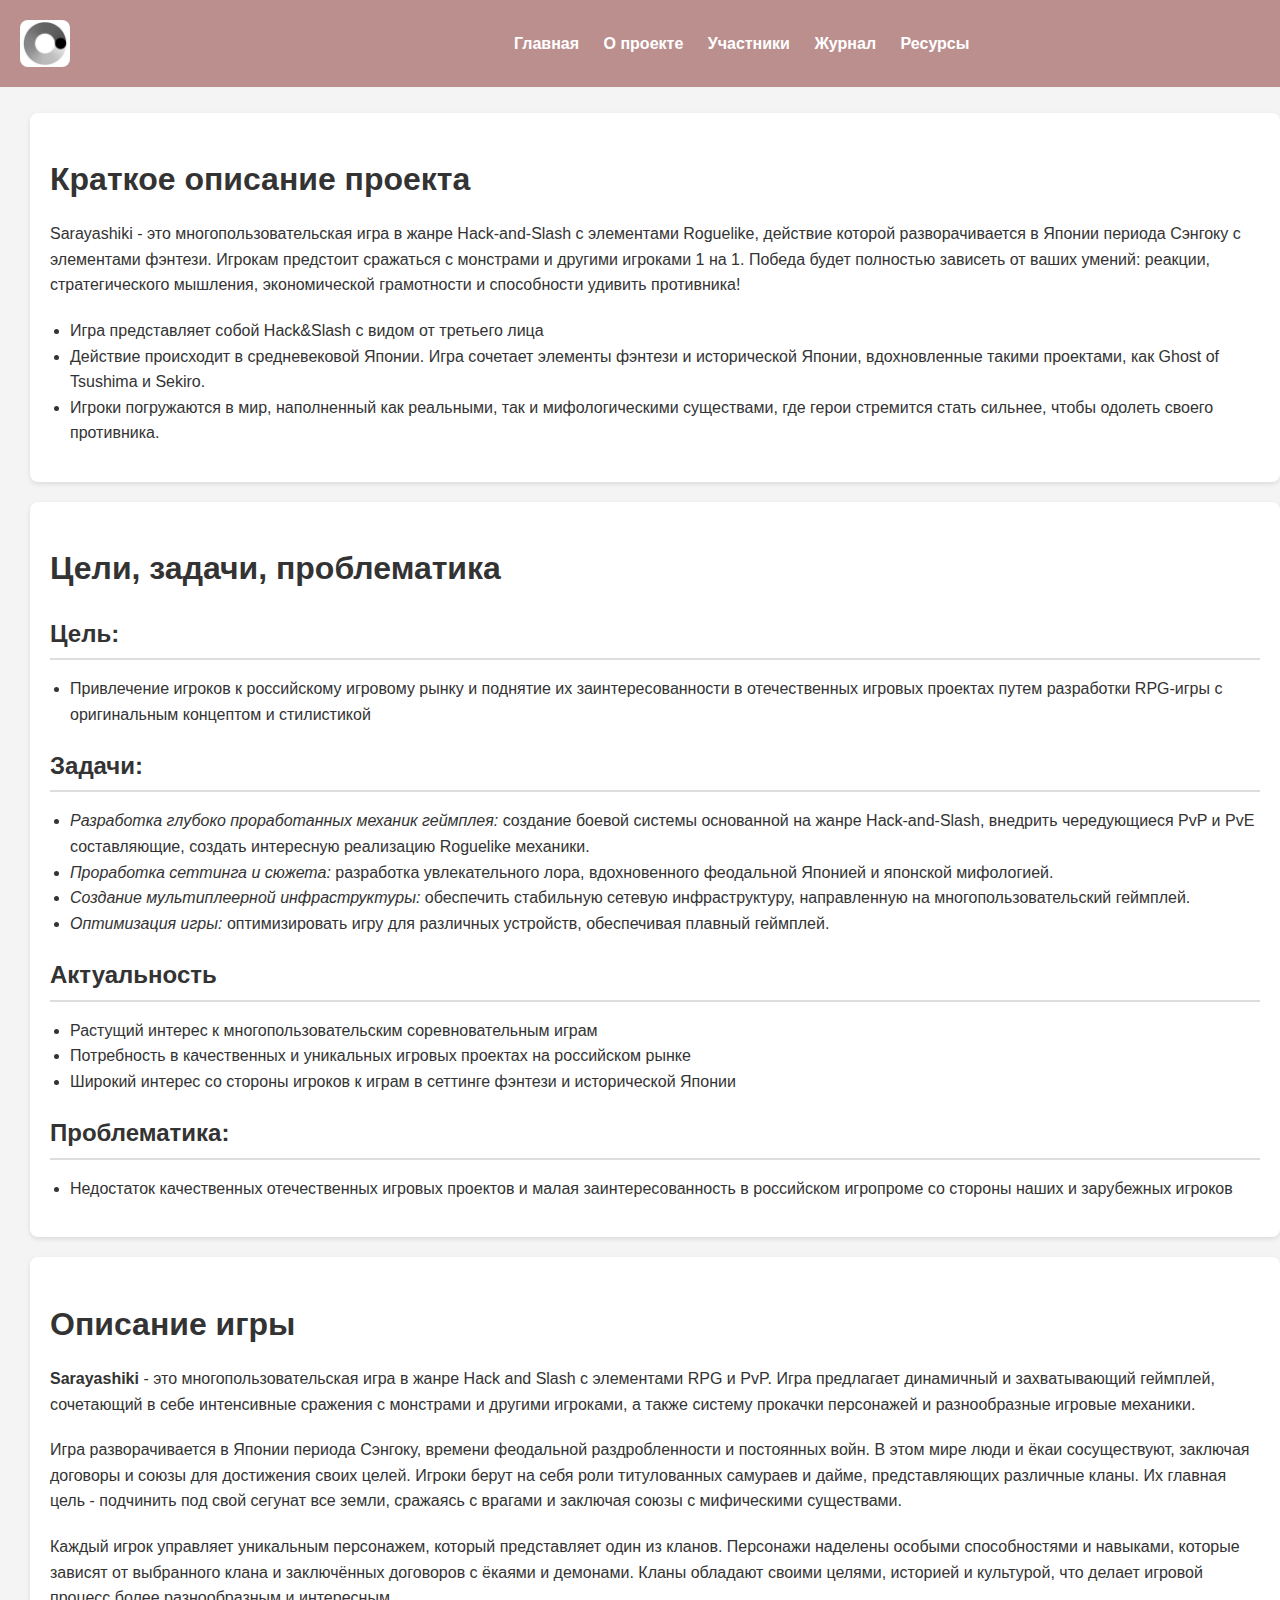
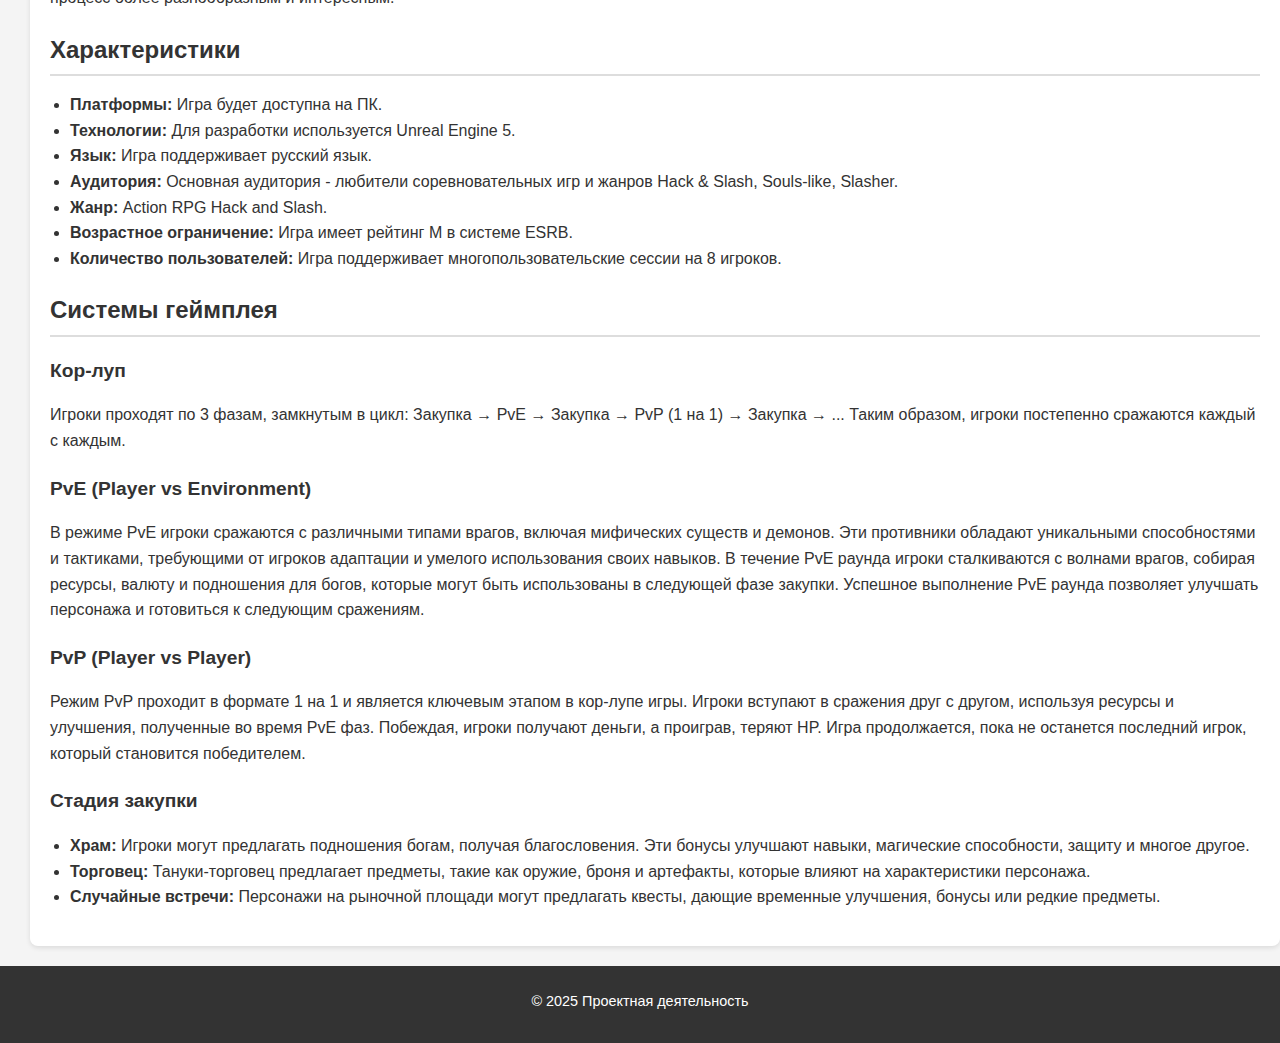
<file: site/about.html>
<!DOCTYPE html>
<html lang="en">
  <head>
    <meta charset="UTF-8" />
    <meta name="viewport" content="width=device-width, initial-scale=1.0" />
    <title>About</title>
    <link rel="stylesheet" href="css/style.css" />
  </head>
  <body>
    <header>
      <img src="images/logo.png" alt="Логотип проекта" />
      <nav>
        <a href="index.html">Главная</a>
        <a href="./about.html">О проекте</a>
        <a href="./participants.html">Участники</a>
        <a href="./journal.html">Журнал</a>
        <a href="./resources.html">Ресурсы</a>
      </nav>
    </header>
    <div id="about">
      <br />
      <section>
        <h1>Краткое описание проекта</h1>
        <p>
          Sarayashiki - это многопользовательская игра в жанре Hack-and-Slash с
          элементами Roguelike, действие которой разворачивается в Японии
          периода Сэнгоку с элементами фэнтези. Игрокам предстоит сражаться с
          монстрами и другими игроками 1 на 1. Победа будет полностью зависеть
          от ваших умений: реакции, стратегического мышления, экономической
          грамотности и способности удивить противника!
        </p>
        <ul>
          <li>Игра представляет собой Hack&Slash с видом от третьего лица</li>
          <li>
            Действие происходит в средневековой Японии. Игра сочетает элементы
            фэнтези и исторической Японии, вдохновленные такими проектами, как
            Ghost of Tsushima и Sekiro.
          </li>
          <li>
            Игроки погружаются в мир, наполненный как реальными, так и
            мифологическими существами, где герои стремится стать сильнее, чтобы
            одолеть своего противника.
          </li>
        </ul>
      </section>
      <section>
        <h1>Цели, задачи, проблематика</h1>
        <h2>Цель:</h2>
        <ul>
          <li>
            Привлечение игроков к российскому игровому рынку и поднятие их
            заинтересованности в отечественных игровых проектах путем разработки
            RPG-игры с оригинальным концептом и стилистикой
          </li>
        </ul>

        <h2>Задачи:</h2>
        <ul>
          <li>
            <i>Разработка глубоко проработанных механик геймплея:</i> создание
            боевой системы основанной на жанре Hack-and-Slash, внедрить
            чередующиеся PvP и PvE составляющие, создать интересную реализацию
            Roguelike механики.
          </li>
          <li>
            <i>Проработка сеттинга и сюжета:</i> разработка увлекательного лора,
            вдохновенного феодальной Японией и японской мифологией.
          </li>
          <li>
            <i>Создание мультиплеерной инфраструктуры:</i> обеспечить стабильную
            сетевую инфраструктуру, направленную на многопользовательский
            геймплей.
          </li>
          <li>
            <i>Оптимизация игры:</i> оптимизировать игру для различных
            устройств, обеспечивая плавный геймплей.
          </li>
        </ul>

        <h2>Актуальность</h2>
        <ul>
          <li>
            Растущий интерес к многопользовательским соревновательным играм
          </li>
          <li>
            Потребность в качественных и уникальных игровых проектах на
            российском рынке
          </li>
          <li>
            Широкий интерес со стороны игроков к играм в сеттинге фэнтези и
            исторической Японии
          </li>
        </ul>

        <h2>Проблематика:</h2>
        <ul>
          <li>
            Недостаток качественных отечественных игровых проектов и малая
            заинтересованность в российском игропроме со стороны наших и
            зарубежных игроков
          </li>
        </ul>
      </section>

      <section>
        <h1>Описание игры</h1>
        <p>
          <strong>Sarayashiki</strong> - это многопользовательская игра в жанре
          Hack and Slash с элементами RPG и PvP. Игра предлагает динамичный и
          захватывающий геймплей, сочетающий в себе интенсивные сражения с
          монстрами и другими игроками, а также систему прокачки персонажей и
          разнообразные игровые механики.
        </p>

        <p>
          Игра разворачивается в Японии периода Сэнгоку, времени феодальной
          раздробленности и постоянных войн. В этом мире люди и ёкаи
          сосуществуют, заключая договоры и союзы для достижения своих целей.
          Игроки берут на себя роли титулованных самураев и дайме,
          представляющих различные кланы. Их главная цель - подчинить под свой
          сегунат все земли, сражаясь с врагами и заключая союзы с мифическими
          существами.
        </p>

        <p>
          Каждый игрок управляет уникальным персонажем, который представляет
          один из кланов. Персонажи наделены особыми способностями и навыками,
          которые зависят от выбранного клана и заключённых договоров с ёкаями и
          демонами. Кланы обладают своими целями, историей и культурой, что
          делает игровой процесс более разнообразным и интересным.
        </p>

        <h2>Характеристики</h2>
        <ul>
          <li><strong>Платформы:</strong> Игра будет доступна на ПК.</li>
          <li>
            <strong>Технологии:</strong> Для разработки используется Unreal
            Engine 5.
          </li>
          <li><strong>Язык:</strong> Игра поддерживает русский язык.</li>
          <li>
            <strong>Аудитория:</strong> Основная аудитория - любители
            соревновательных игр и жанров Hack & Slash, Souls-like, Slasher.
          </li>
          <li><strong>Жанр:</strong> Action RPG Hack and Slash.</li>
          <li>
            <strong>Возрастное ограничение:</strong> Игра имеет рейтинг M в
            системе ESRB.
          </li>
          <li>
            <strong>Количество пользователей:</strong> Игра поддерживает
            многопользовательские сессии на 8 игроков.
          </li>
        </ul>

        <h2>Системы геймплея</h2>
        <h3>Кор-луп</h3>
        <p>
          Игроки проходят по 3 фазам, замкнутым в цикл: Закупка → PvE → Закупка
          → PvP (1 на 1) → Закупка → ... Таким образом, игроки постепенно
          сражаются каждый с каждым.
        </p>

        <h3>PvE (Player vs Environment)</h3>
        <p>
          В режиме PvE игроки сражаются с различными типами врагов, включая
          мифических существ и демонов. Эти противники обладают уникальными
          способностями и тактиками, требующими от игроков адаптации и умелого
          использования своих навыков. В течение PvE раунда игроки сталкиваются
          с волнами врагов, собирая ресурсы, валюту и подношения для богов,
          которые могут быть использованы в следующей фазе закупки. Успешное
          выполнение PvE раунда позволяет улучшать персонажа и готовиться к
          следующим сражениям.
        </p>

        <h3>PvP (Player vs Player)</h3>
        <p>
          Режим PvP проходит в формате 1 на 1 и является ключевым этапом в
          кор-лупе игры. Игроки вступают в сражения друг с другом, используя
          ресурсы и улучшения, полученные во время PvE фаз. Побеждая, игроки
          получают деньги, а проиграв, теряют HP. Игра продолжается, пока не
          останется последний игрок, который становится победителем.
        </p>

        <h3>Стадия закупки</h3>
        <ul>
          <li>
            <strong>Храм:</strong> Игроки могут предлагать подношения богам,
            получая благословения. Эти бонусы улучшают навыки, магические
            способности, защиту и многое другое.
          </li>
          <li>
            <strong>Торговец:</strong> Тануки-торговец предлагает предметы,
            такие как оружие, броня и артефакты, которые влияют на
            характеристики персонажа.
          </li>
          <li>
            <strong>Случайные встречи:</strong> Персонажи на рыночной площади
            могут предлагать квесты, дающие временные улучшения, бонусы или
            редкие предметы.
          </li>
        </ul>
      </section>
    </div>
    <footer>
      <p>&copy; 2025 Проектная деятельность</p>
    </footer>
  </body>
</html>
</file>
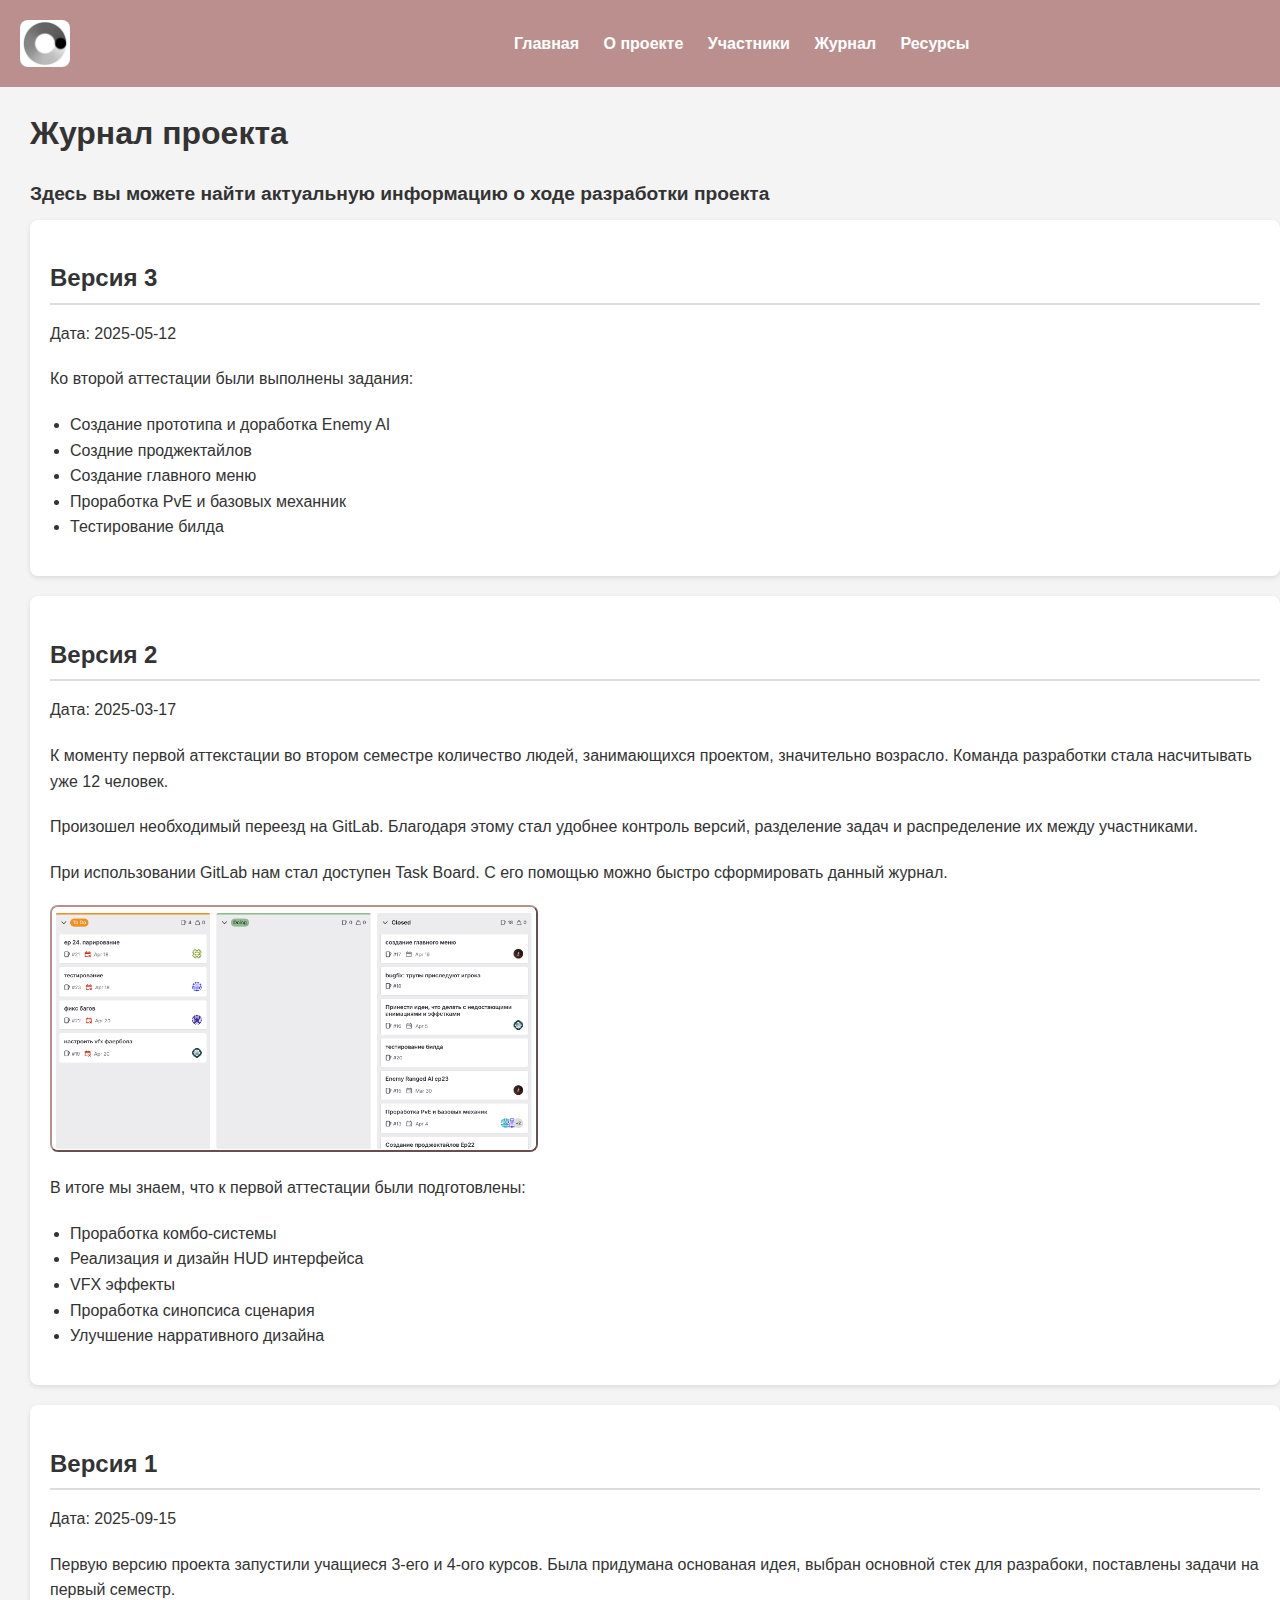
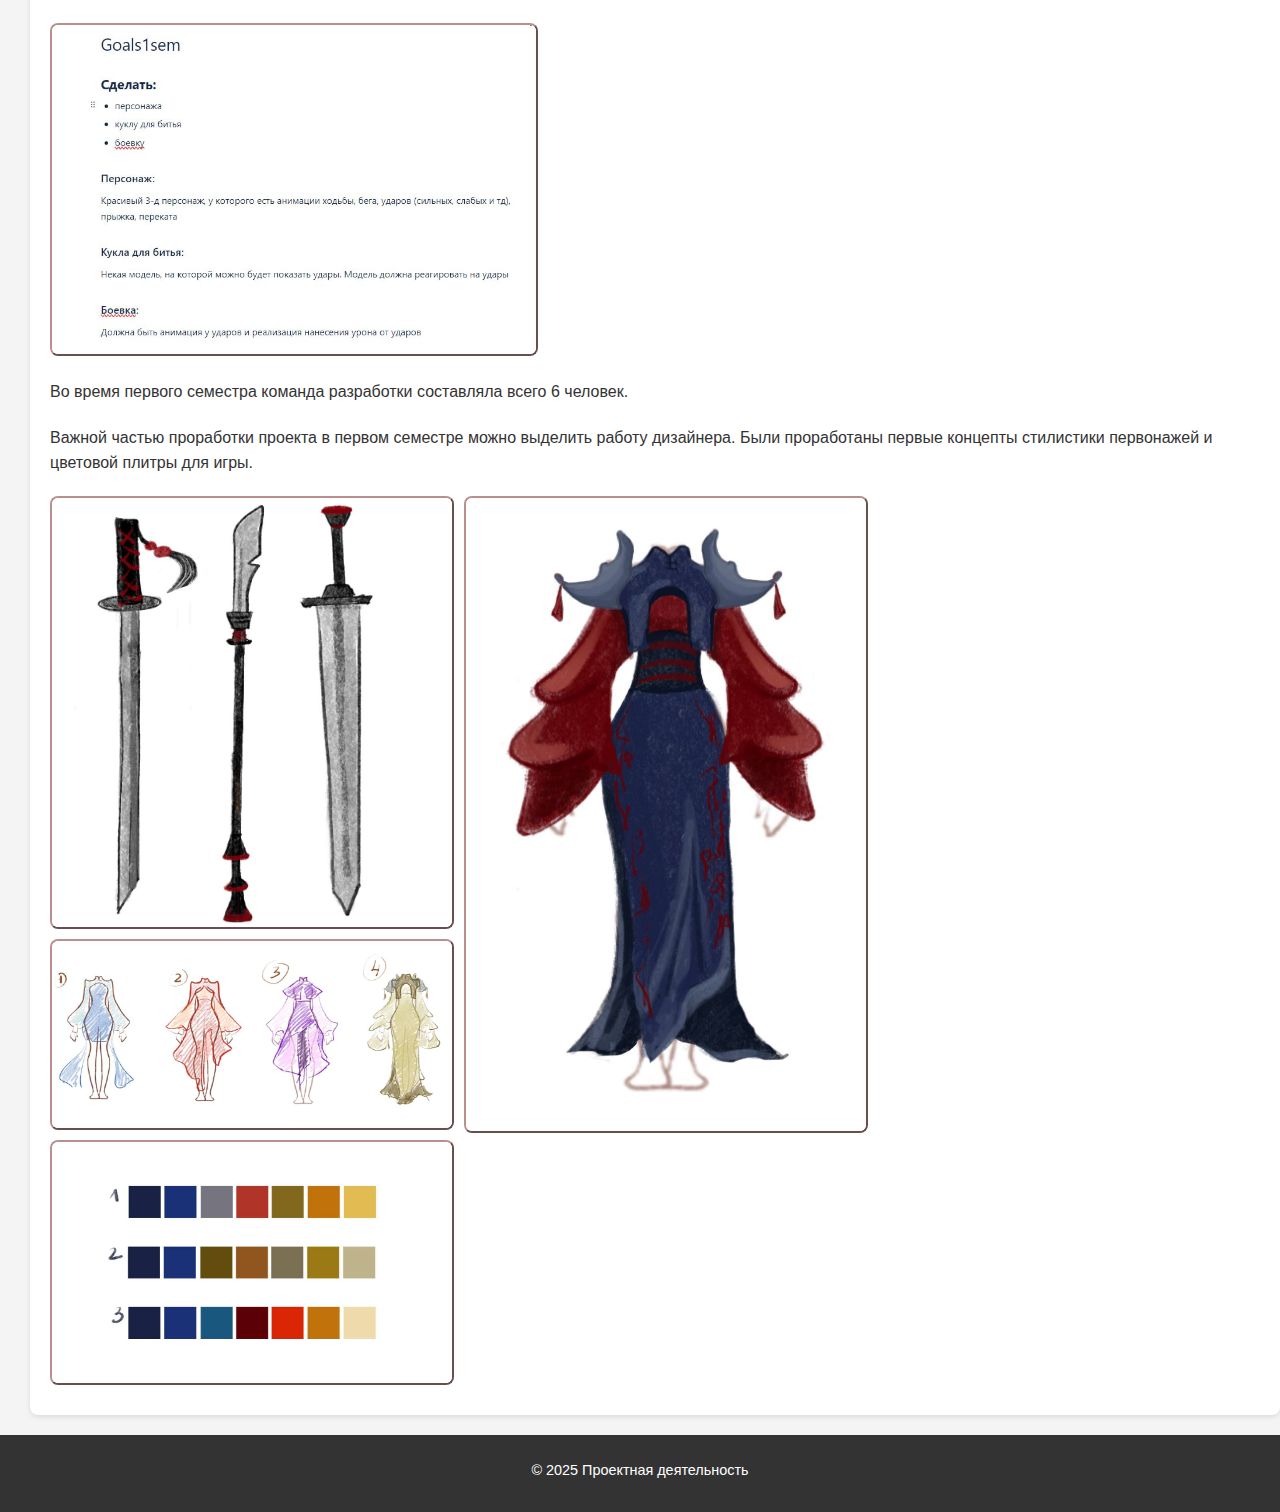
<file: site/journal.html>
<!DOCTYPE html>
<html lang="en">
  <head>
    <meta charset="UTF-8" />
    <meta name="viewport" content="width=device-width, initial-scale=1.0" />
    <title>Journal</title>
    <link rel="stylesheet" href="css/style.css" />
  </head>
  <body>
    <header>
      <img src="images/logo.png" alt="Логотип проекта" />
      <nav>
        <a href="index.html">Главная</a>
        <a href="./about.html">О проекте</a>
        <a href="./participants.html">Участники</a>
        <a href="./journal.html">Журнал</a>
        <a href="./resources.html">Ресурсы</a>
      </nav>
    </header>
    <div id="journal">
      <h1>Журнал проекта</h1>
      <h3>
        Здесь вы можете найти актуальную информацию о ходе разработки проекта
      </h3>
      <section>
        <h2>Версия 3</h2>
        <p>Дата: 2025-05-12</p>
        <p>Ко второй аттестации были выполнены задания:</p>
        <ul>
          <li>Создание прототипа и доработка Enemy AI</li>
          <li>Создние проджектайлов</li>
          <li>Создание главного меню</li>
          <li>Проработка PvE и базовых механник</li>
          <li>Тестирование билда</li>
        </ul>
      </section>
      <section>
        <h2>Версия 2</h2>
        <p>Дата: 2025-03-17</p>
        <p>
          К моменту первой аттекстации во втором семестре количество людей,
          занимающихся проектом, значительно возрасло. Команда разработки стала
          насчитывать уже 12 человек.
        </p>
        <p>
          Произошел необходимый переезд на GitLab. Благодаря этому стал удобнее
          контроль версий, разделение задач и распределение их между
          участниками.
        </p>
        <p>
          При использовании GitLab нам стал доступен Task Board. С его помощью
          можно быстро сформировать данный журнал.
        </p>
        <img
          src="images/git_board.png"
          alt="Доска задач"
          class="journal-image"
        />
        <p>В итоге мы знаем, что к первой аттестации были подготовлены:</p>
        <ul>
          <li>Проработка комбо-системы</li>
          <li>Реализация и дизайн HUD интерфейса</li>
          <li>VFX эффекты</li>
          <li>Проработка синопсиса сценария</li>
          <li>Улучшение нарративного дизайна</li>
        </ul>
      </section>
      <section>
        <h2>Версия 1</h2>
        <p>Дата: 2025-09-15</p>
        <p>
          Первую версию проекта запустили учащиеся 3-его и 4-ого курсов. Была
          придумана основаная идея, выбран основной стек для разрабоки,
          поставлены задачи на первый семестр.
        </p>
        <img
          src="images/1semgoal.jpg"
          alt="Цели на первый семестр"
          class="journal-image"
        />
        <p>
          Во время первого семестра команда разработки составляла всего 6
          человек.
        </p>
        <p>
          Важной частью проработки проекта в первом семестре можно выделить
          работу дизайнера. Были проработаны первые концепты стилистики
          первонажей и цветовой плитры для игры.
        </p>
        <div class="first-sem-images">
          <div class="small-images">
            <img
              src="images/concept1.jpg"
              alt="Концепт стилистики"
              class="first-sem-image"
            />
            <img
              src="images/concept3.jpg"
              alt="Концепт стилистики"
              class="first-sem-image"
            />
            <img src="images/concept4.jpg" alt="Палитра" class="first-sem-image"/>
          </div>
          <img
            src="images/concept2.jpg"
            alt="Концепт стилистики"
            class="first-sem-image"
          />
        </div>
      </section>
    </div>

    <footer>
      <p>&copy; 2025 Проектная деятельность</p>
    </footer>
  </body>
</html>
</file>
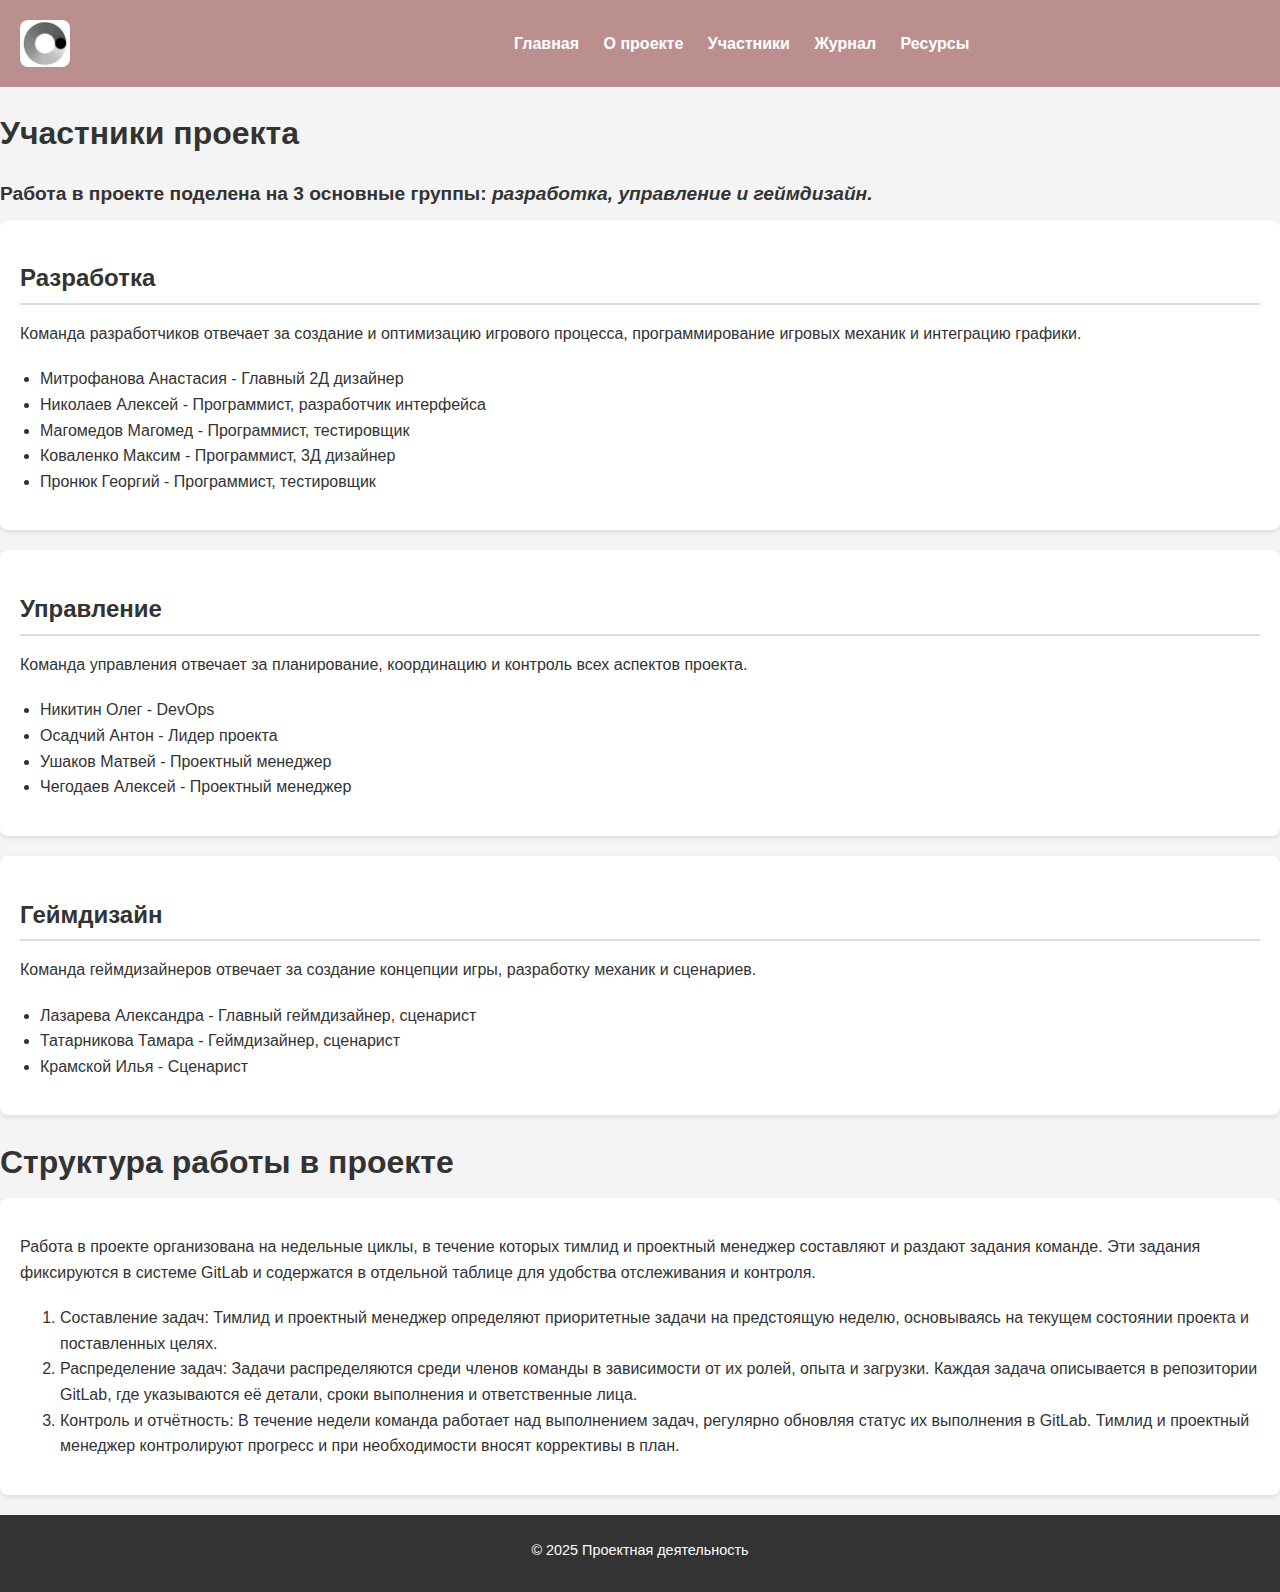
<file: site/participants.html>
<!DOCTYPE html>
<html lang="en">
  <head>
    <meta charset="UTF-8" />
    <meta name="viewport" content="width=device-width, initial-scale=1.0" />
    <title>Participants</title>
    <link rel="stylesheet" href="css/style.css" />
  </head>
  <body>
    <header>
      <img src="images/logo.png" alt="Логотип проекта" />
      <nav>
        <a href="index.html">Главная</a>
        <a href="./about.html">О проекте</a>
        <a href="./participants.html">Участники</a>
        <a href="./journal.html">Журнал</a>
        <a href="./resources.html">Ресурсы</a>
      </nav>
    </header>
    <div class="participants">
      <h1>Участники проекта</h1>
      <h3>
        Работа в проекте поделена на 3 основные группы:<i>
          разработка, управление и геймдизайн.</i
        >
      </h3>
      <section>
        <h2>Разработка</h2>
        <p>
          Команда разработчиков отвечает за создание и оптимизацию игрового
          процесса, программирование игровых механик и интеграцию графики.
        </p>
        <ul>
          <li>Митрофанова Анастасия - Главный 2Д дизайнер</li>
          <li>Николаев Алексей - Программист, разработчик интерфейса</li>
          <li>Магомедов Магомед - Программист, тестировщик</li>
          <li>Коваленко Максим - Программист, 3Д дизайнер</li>
          <li>Пронюк Георгий - Программист, тестировщик</li>
        </ul>
      </section>
      <section>
        <h2>Управление</h2>
        <p>
          Команда управления отвечает за планирование, координацию и контроль
          всех аспектов проекта.
        </p>
        <ul>
          <li>Никитин Олег - DevOps</li>
          <li>Осадчий Антон - Лидер проекта</li>
          <li>Ушаков Матвей - Проектный менеджер</li>
          <li>Чегодаев Алексей - Проектный менеджер</li>
        </ul>
      </section>
      <section>
        <h2>Геймдизайн</h2>
        <p>
          Команда геймдизайнеров отвечает за создание концепции игры, разработку
          механик и сценариев.
        </p>
        <ul>
          <li>Лазарева Александра - Главный геймдизайнер, сценарист</li>
          <li>Татарникова Тамара - Геймдизайнер, сценарист</li>
          <li>Крамской Илья - Сценарист</li>
        </ul>
      </section>
    </div>

    <div class="participants">
      <h1>Структура работы в проекте</h1>
      <section>
        <p>
          Работа в проекте организована на недельные циклы, в течение которых
          тимлид и проектный менеджер составляют и раздают задания команде. Эти
          задания фиксируются в системе GitLab и содержатся в отдельной таблице
          для удобства отслеживания и контроля.
        </p>
        <ol>
          <li>
            Составление задач: Тимлид и проектный менеджер определяют
            приоритетные задачи на предстоящую неделю, основываясь на текущем
            состоянии проекта и поставленных целях.
          </li>
          <li>
            Распределение задач: Задачи распределяются среди членов команды в
            зависимости от их ролей, опыта и загрузки. Каждая задача описывается
            в репозитории GitLab, где указываются её детали, сроки выполнения и
            ответственные лица.
          </li>
          <li>
            Контроль и отчётность: В течение недели команда работает над
            выполнением задач, регулярно обновляя статус их выполнения в GitLab.
            Тимлид и проектный менеджер контролируют прогресс и при
            необходимости вносят коррективы в план.
          </li>
        </ol>
      </section>
    </div>

    <footer>
      <p>&copy; 2025 Проектная деятельность</p>
    </footer>
  </body>
</html>
</file>
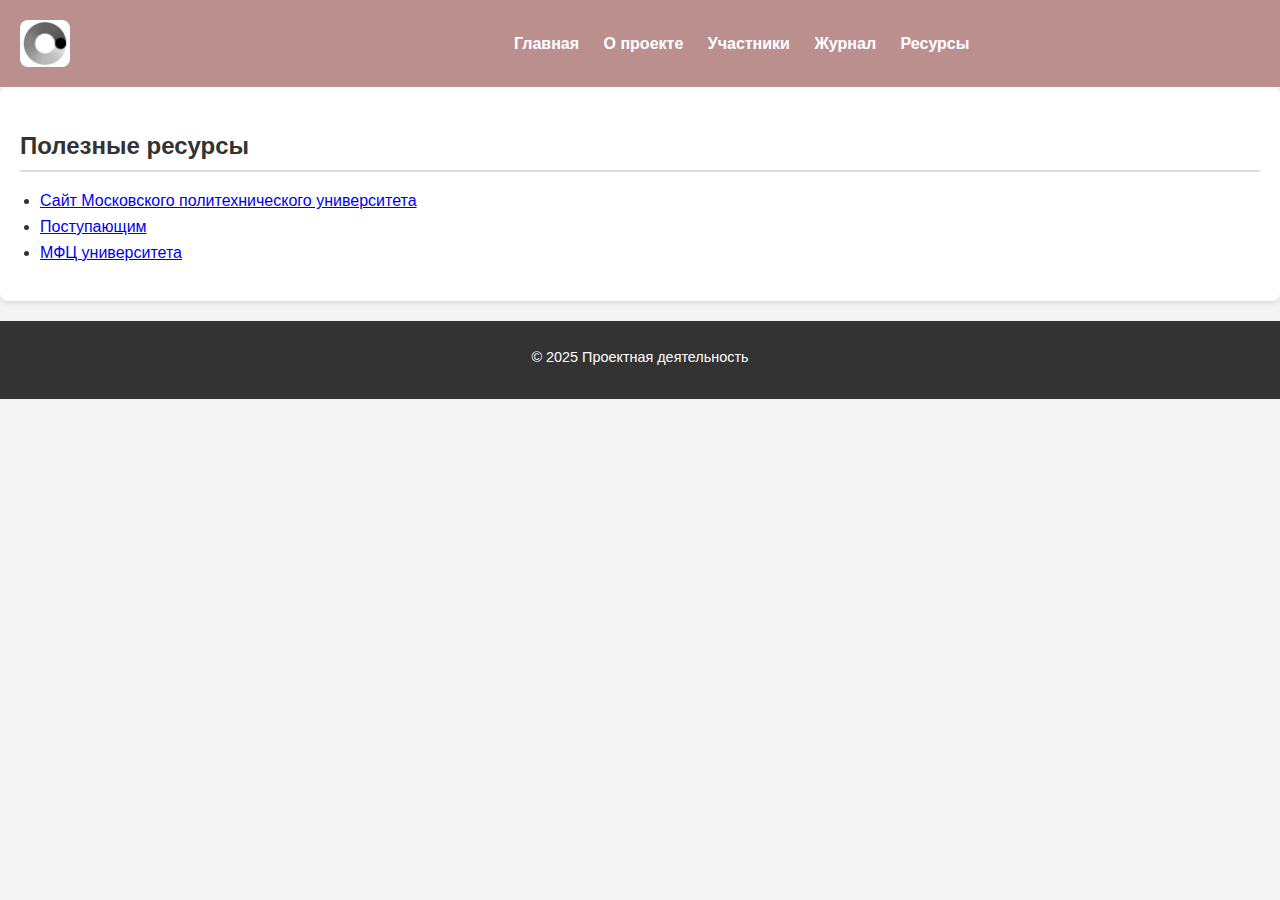
<file: site/resources.html>
<!DOCTYPE html>
<html lang="en">
<head>
    <meta charset="UTF-8">
    <meta name="viewport" content="width=device-width, initial-scale=1.0">
    <title>About</title>
    <link rel="stylesheet" href="css/style.css">
</head>
<body>
    <header>
        <img src="images/logo.png" alt="Логотип проекта">
        <nav>
            <a href="index.html">Главная</a>
            <a href="./about.html">О проекте</a>
            <a href="./participants.html">Участники</a>
            <a href="./journal.html">Журнал</a>
            <a href="./resources.html">Ресурсы</a>
        </nav>
    </header>
    <section id="resources">
        <h2>Полезные ресурсы</h2>
        <ul>
            <li><a href="https://mospolytech.ru">Сайт Московского политехнического университета</a></li>
            <li><a href="https://mospolytech.ru/postupayushchim/">Поступающим</a></li>
            <li><a href="https://mospolytech.ru/obuchauschimsya/mnogofunkcionalnyy-centr/">МФЦ университета</a></li>
        </ul>
    </section>
    <footer>
        <p>&copy; 2025 Проектная деятельность</p>
    </footer>
</body>
</html>
</file>
<file: site/css/style.css>
/* Общие стили */
body {
    font-family: Arial, sans-serif;
    margin: 0;
    padding: 0;
    line-height: 1.6;
    color: #333;
    background-color: #f4f4f4;
}

/* Стили для заголовков и текста */
h1, h2, h3 {
    margin-bottom: 10px;
    color: #333;
}

h1 {
    font-size: 2em;
}

h2 {
    font-size: 1.5em;
    border-bottom: 2px solid #ddd;
    padding-bottom: 5px;
}

h3 {
    font-size: 1.2em;
}

p {
    margin-bottom: 20px;
}

/* Стили заголовка и навигации */
header {
    background-color: #BC8F8F;
    color: white;
    padding: 20px;
    text-align: center;
    position: relative;
    display: flex;
    align-items: center;
}

header img {
    max-width: 50px;
    margin-right: 35%;
}


nav a {
    color: white;
    text-decoration: none;
    margin: 0 10px;
    font-weight: bold;
    text-align: center;
}

nav a:hover {
    text-decoration: underline;
}

/* Стили основного контента */
main {
    padding: 20px;
}

section {
    margin-bottom: 20px;
    background-color: white;
    padding: 20px;
    border-radius: 8px;
    box-shadow: 0 2px 5px rgba(0,0,0,0.1);
}

ul {
    padding-left: 20px;
}

/* Стили для видео и изображений */
img, video {
    max-width: 100%;
    height: auto;
    border-radius: 8px;
}

/* Стили футера */
footer {
    position: bottom;
    text-align: center;
    padding: 10px;
    background-color: #333;
    color: white;
    font-size: 0.9em;
}

#glav-image {
    max-width: 70%;
    height: auto;
    border-radius: 8px;
    justify-content: center;
    display: flex;
    margin: 0 auto;
}

#participants {
    display: block;
    margin-left: 30px;
}

#about {
    display: block;
    margin-left: 30px;

}

#journal {
    display: block;
    margin-left: 30px;
}



.journal-image {
    max-width: 40%;
    height: auto;
    border-radius: 8px;
    border: 2px outset #BC8F8F;
}

.first-sem-image {
    max-width: 400px;
    max-height: 900px;
    border-radius: 8px;
    margin-bottom: 10px;
    margin-right: 10px;
    border: 2px outset #BC8F8F;
}

.first-sem-images {
    display: flex;
    align-items: flex-start; /* Выравнивание по верхнему краю */
}

.small-images {
    display: flex;
    flex-direction: column; /* Расположение меньших изображений вертикально */
}


/* Адаптивный дизайн */
@media (max-width: 600px) {
    nav a {
        display: block;
        margin-bottom: 10px;
    }
}
</file>
